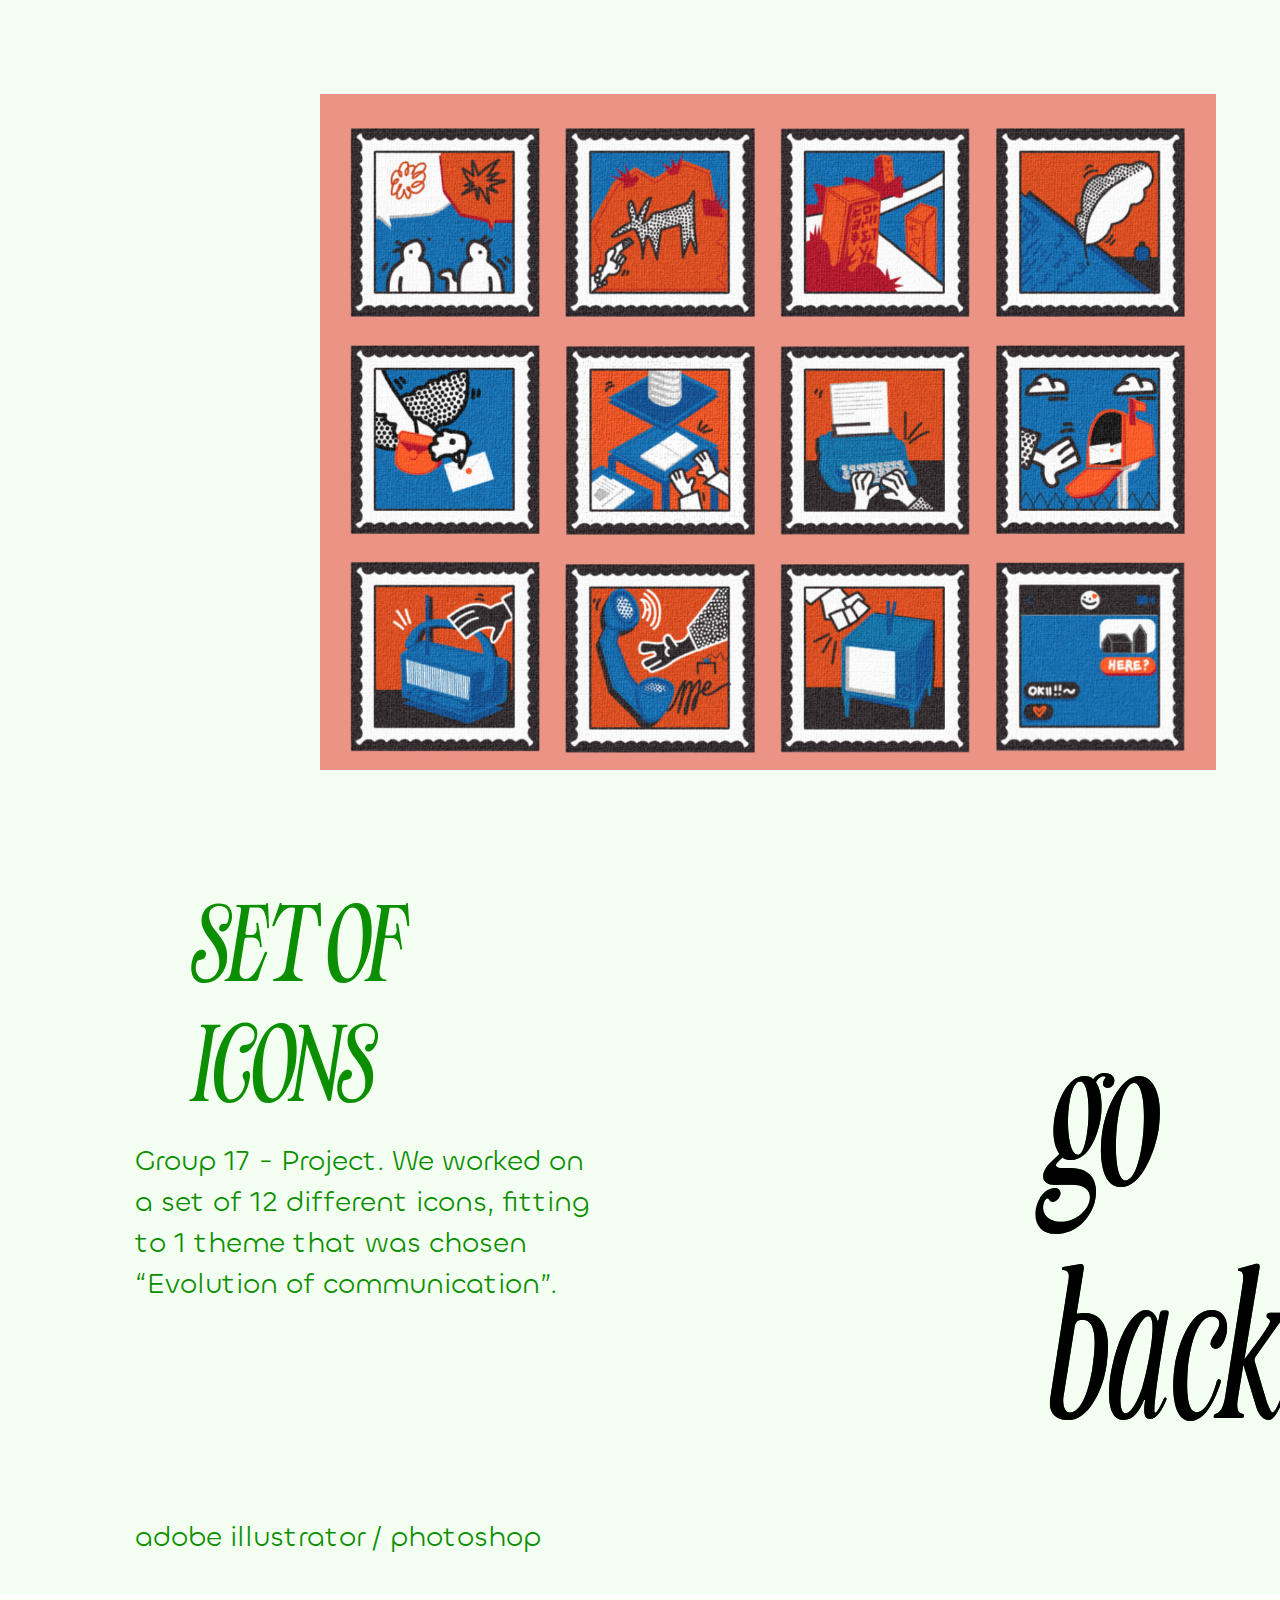
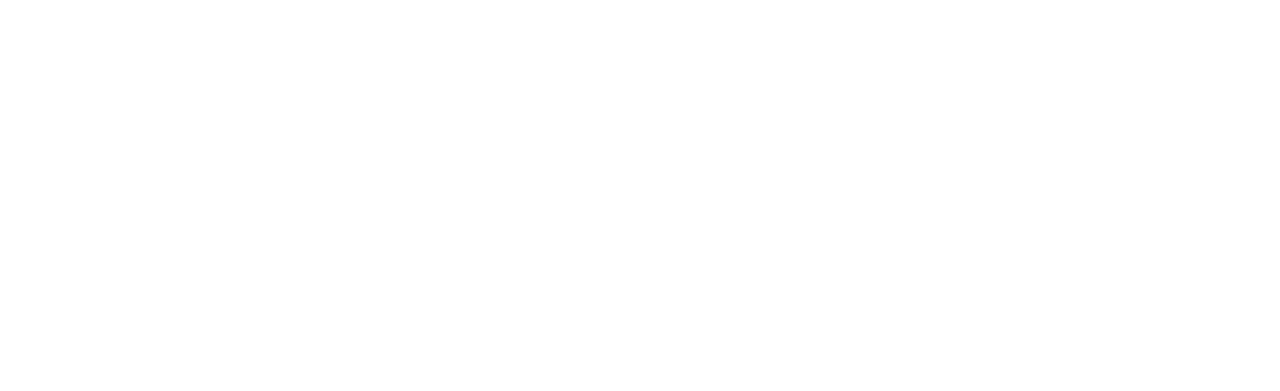
<file: web/a1done.html>
<!DOCTYPE html>
<html>
<head>
  	<meta charset="utf-8">
  	<meta name="viewport" content="initial-scale=1, width=device-width">
  	
  	<link rel="stylesheet"  href="extra.css" />
  	
  	
  	
</head>
<body>
  	
  	<div class="a1icons">
    		<i class="set-of-icons-container">
      			<p class="set-of">SET OF </p>
      			<p class="set-of">ICONS</p>
    		</i>
    		<div class="group-17-">Group 17 - Project. We worked on a set of 12 different icons, fitting to 1 theme that was chosen “Evolution of communication”.</div>
    		<div class="adobe-illustrator">adobe illustrator / photoshop</div>
    		<div class="showcase">
      			<img class="a1done-1-icon" alt="" src="./pic/a1done.jpg">
      			
    		</div>
    		<a class="go-back-s" href="work.html">go back.</a>
  	</div>
  	
  	
  	
  	
</body>
</html>
</file>
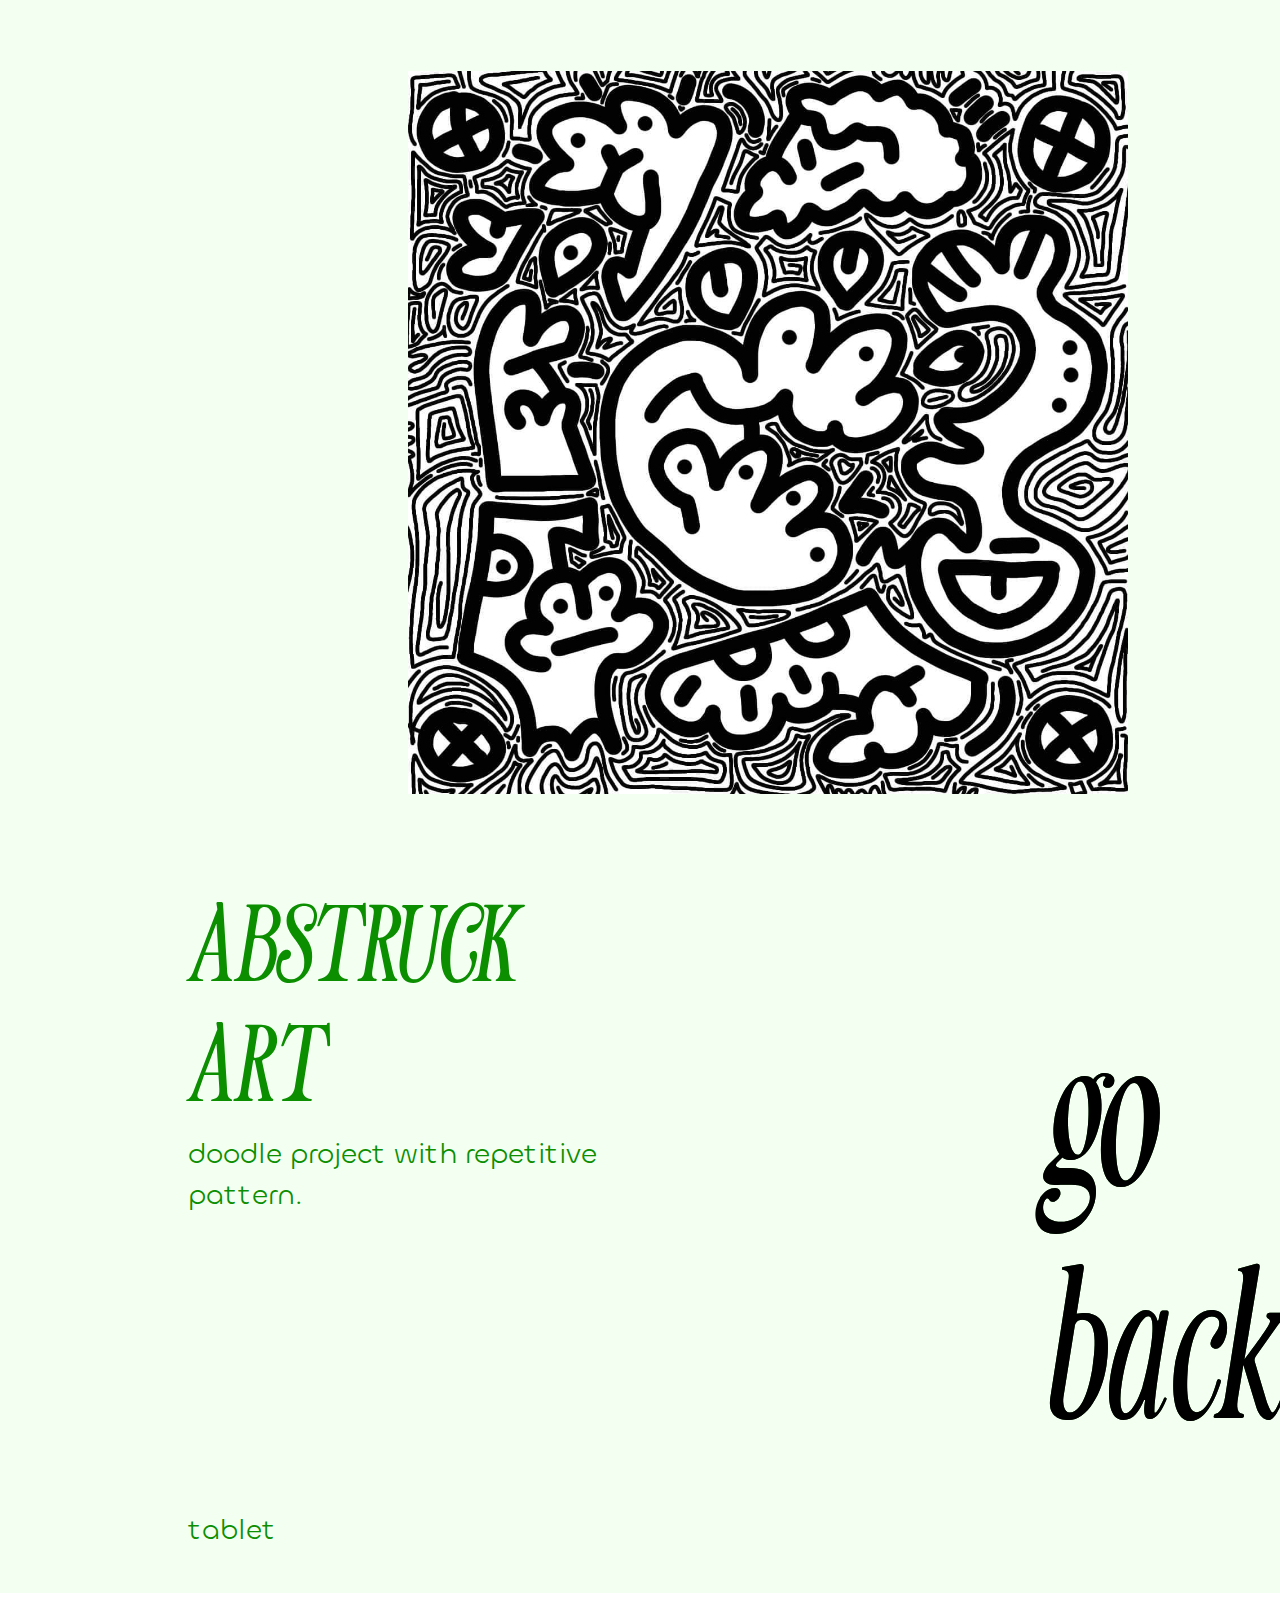
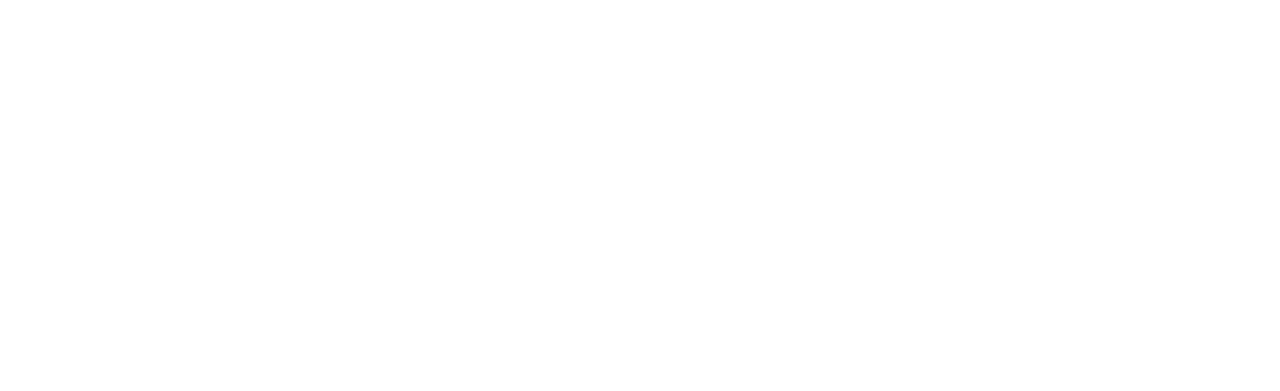
<file: web/abs.html>
<!DOCTYPE html>
<html>
<head>
  	<meta charset="utf-8">
  	<meta name="viewport" content="initial-scale=1, width=device-width">
  	
  	<link rel="stylesheet"  href="extra.css" />
  	
  	
  	
</head>
<body>
  	
  	<div class="huh">
    		<i class="abstruck-art">
      			<p class="abstruck">ABSTRUCK</p>
      			<p class="abstruck">ART</p>
    		</i>
    		<div class="doodle-project-with">doodle project with repetitive pattern. </div>
    		<div class="tablet">tablet</div>
    		<div class="showcase">
      			<img class="dood6-1-icon" alt="" src="./pic/dood6.JPG">
      			
    		</div>
            <a class="go-back-s" href="work.html">go back.</a>
  	</div>
  	
  	
  	
  	
</body>
</html>
</file>
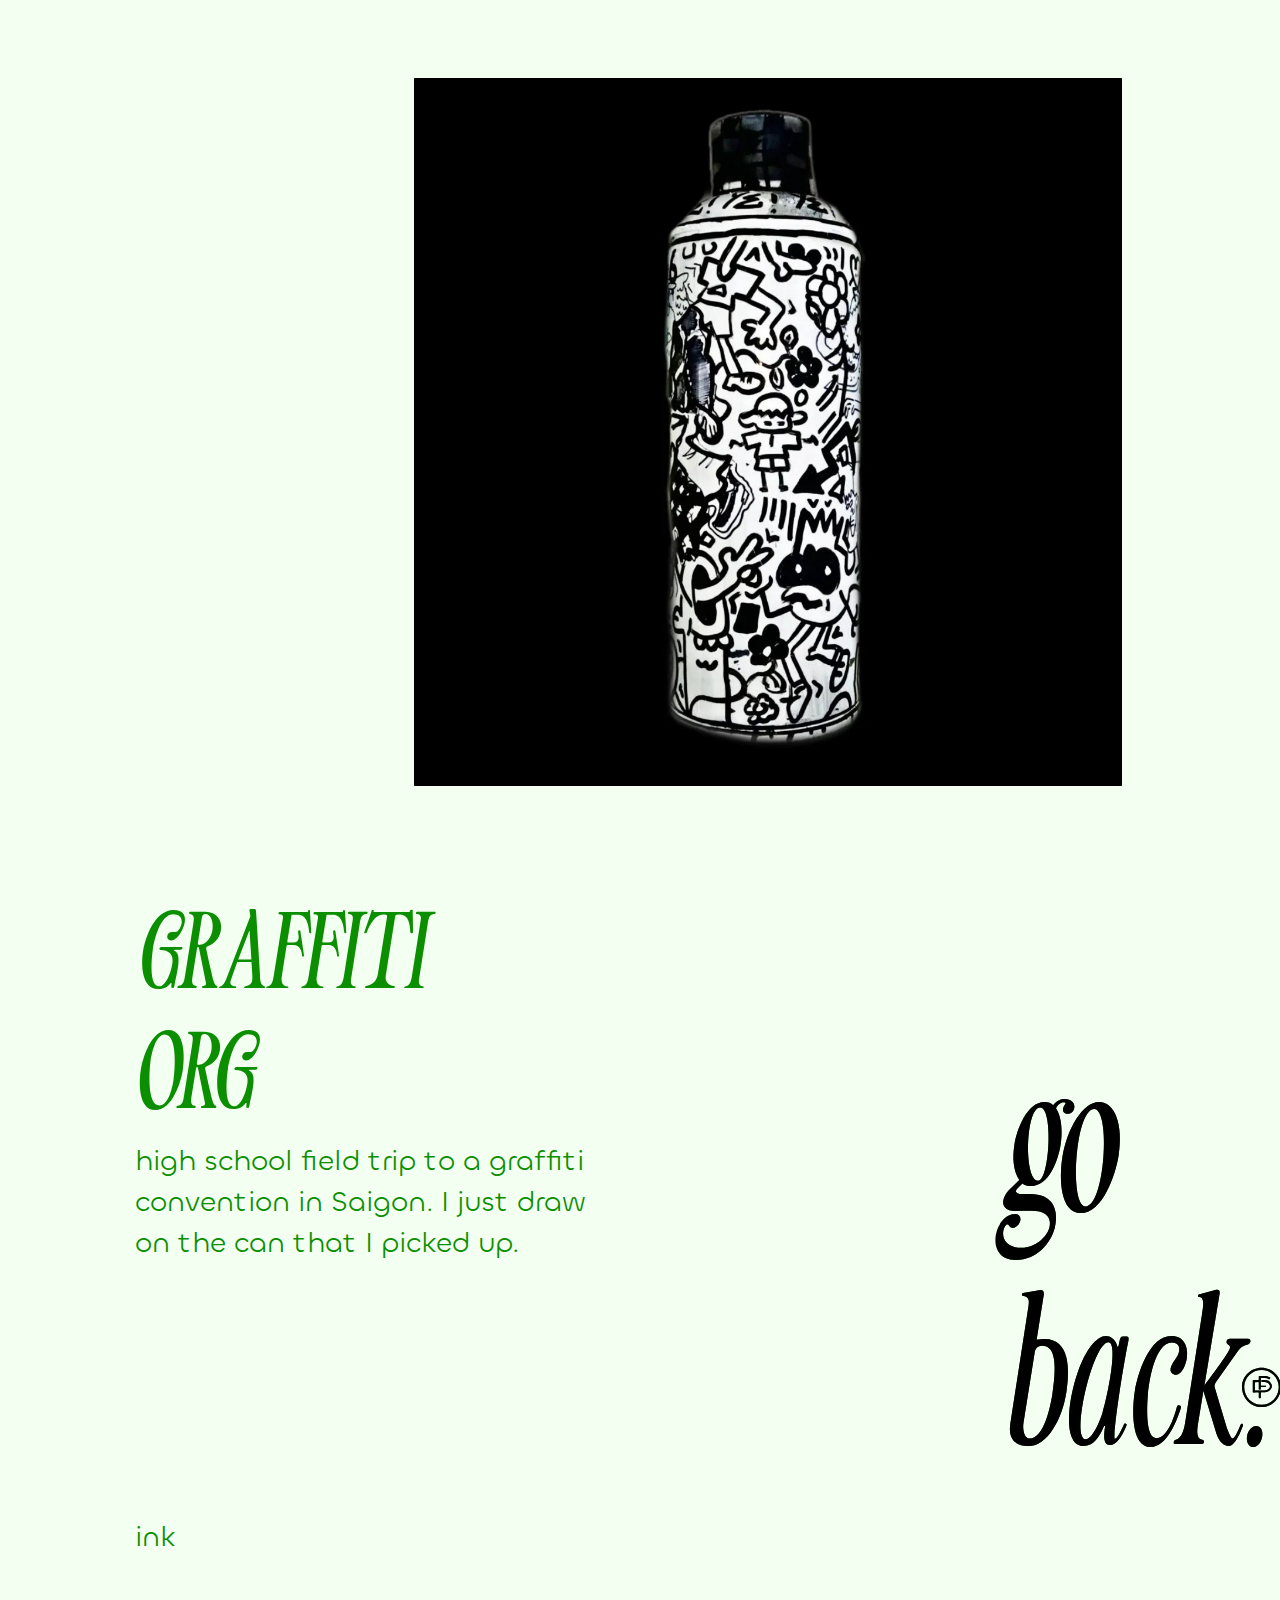
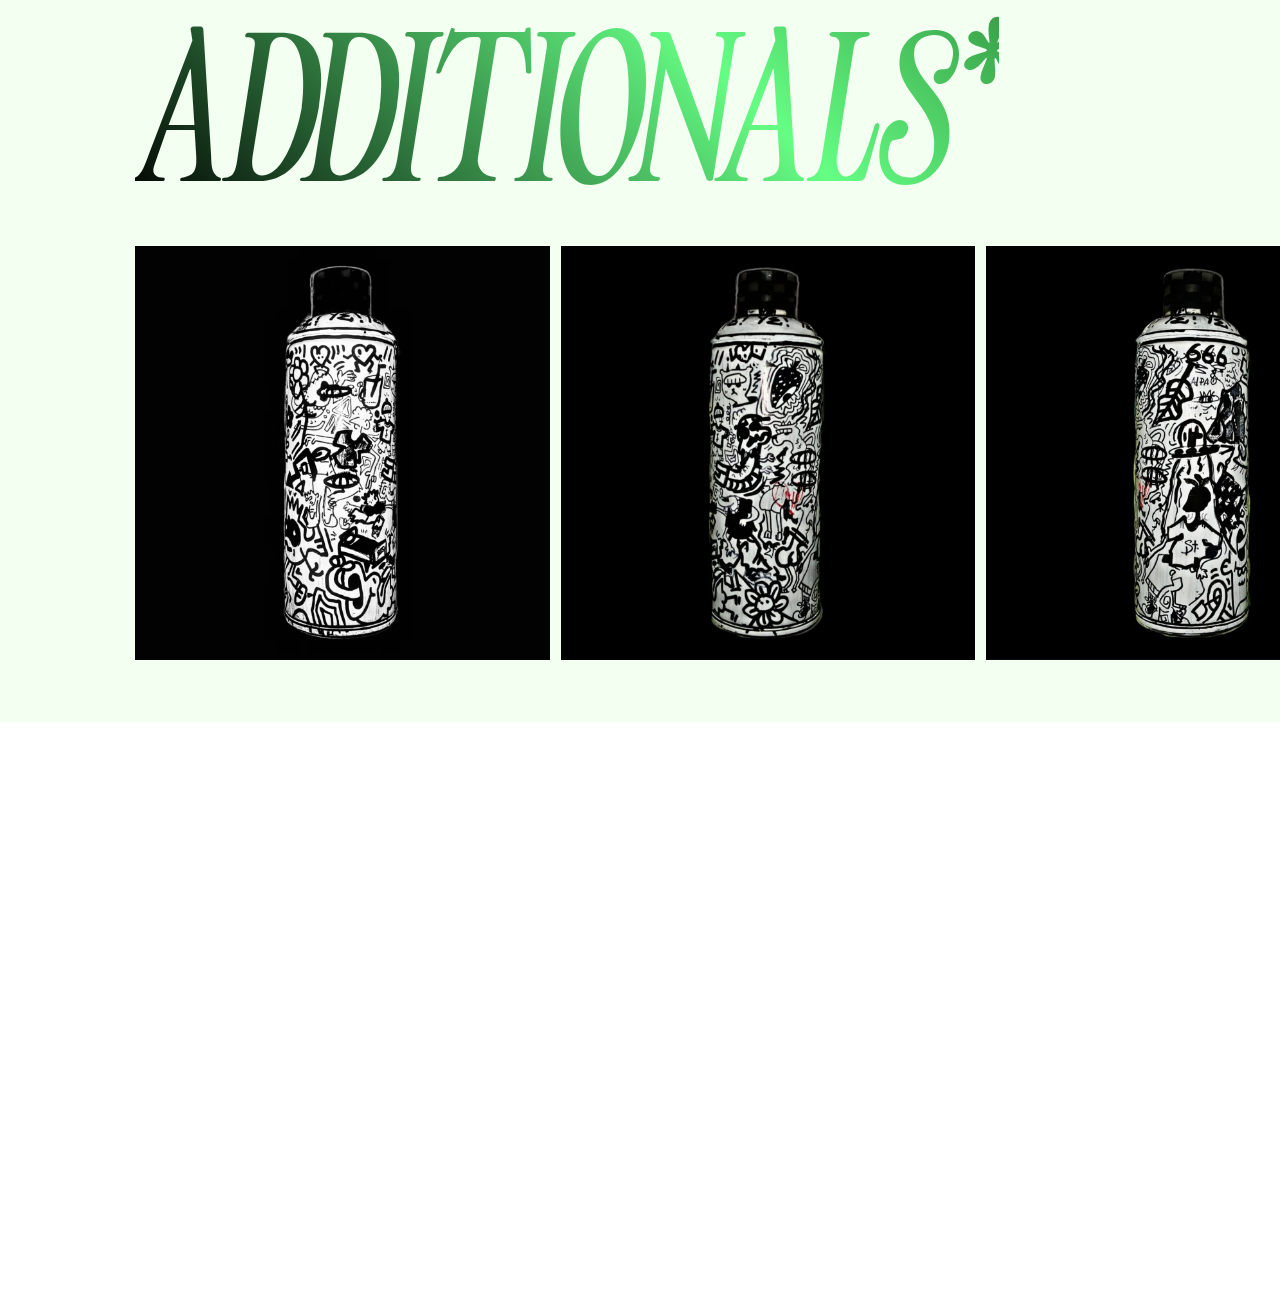
<file: web/can.html>
<!DOCTYPE html>
<html>
<head>
  	<meta charset="utf-8">
  	<meta name="viewport" content="initial-scale=1, width=device-width">
  	
  	<link rel="stylesheet"  href="extra.css" />
  	
  	
  	
</head>
<body>
  	
  	<div class="can">
    		<i class="additionals">ADDITIONALS*</i>
    		<a class="go-back" href="work.html">go back.</a>
    		<div class="knowyourworthphoto-1">
    		</div>
    		<i class="graffiti-org">
      			<p class="graffiti">GRAFFITI</p>
      			<p class="graffiti">ORG</p>
    		</i>
    		<div class="high-school-field">high school field trip to a graffiti convention in Saigon. I just draw on the can that I picked up.</div>
    		<div class="ink">ink</div>
    		<div class="showcase">
      			<img class="can1-1-icon" alt="" src="./pic/can1.jpg">
      			
    		</div>
    		<img class="can2-1-icon" alt="" src="./pic/can2.jpg">
    		
    		<img class="can4-1-icon" alt="" src="./pic/can4.jpg">
    		
    		<img class="can3-1-icon" alt="" src="./pic/can3.jpg">
    		
  	</div>
  	
  	
  	
  	
</body>
</html>
</file>
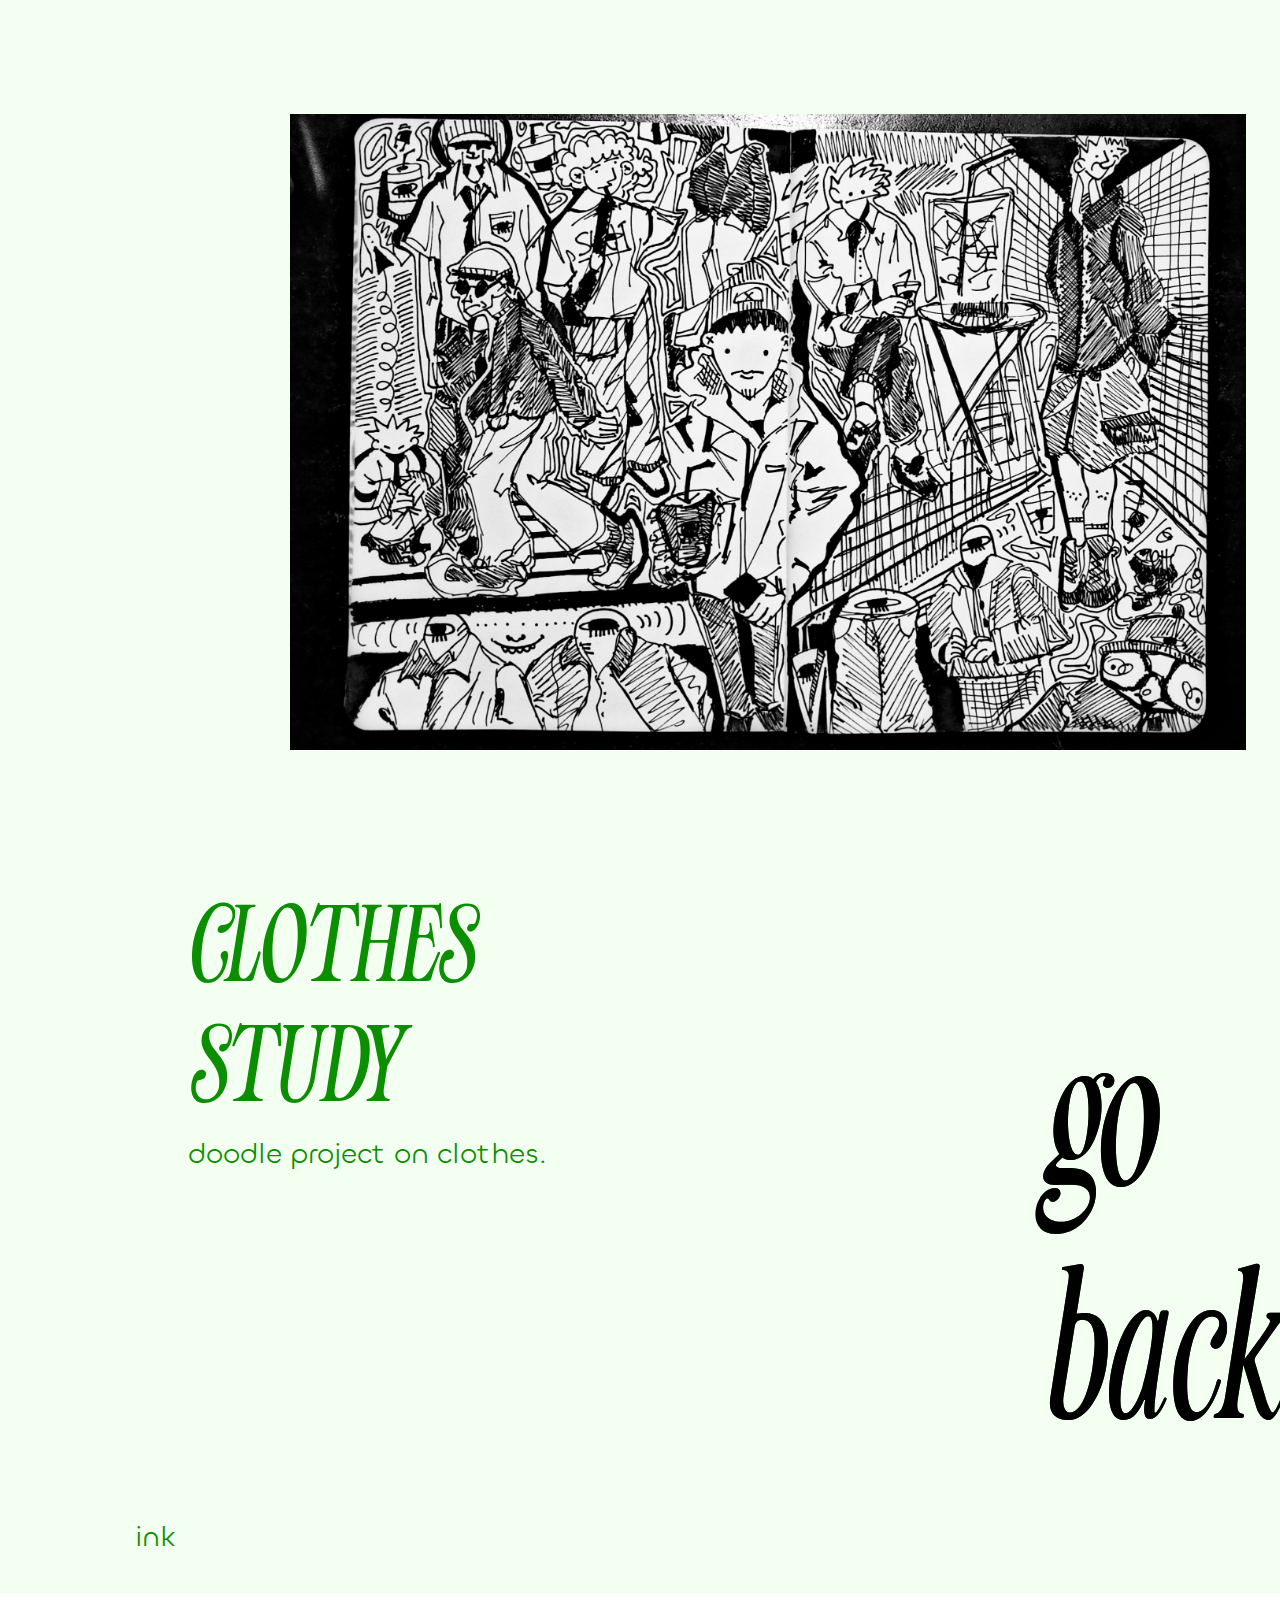
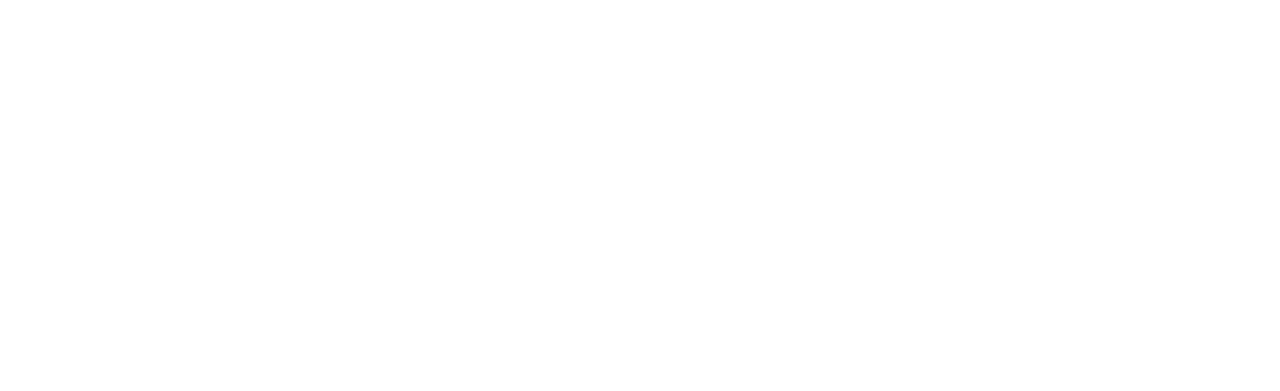
<file: web/clothes.html>
<!DOCTYPE html>
<html>
<head>
  	<meta charset="utf-8">
  	<meta name="viewport" content="initial-scale=1, width=device-width">
  	
  	<link rel="stylesheet"  href="extra.css" />
  	
  	
  	
</head>
<body>
  	
  	<div class="clothes">
    		<i class="clothes-study">
      			<p class="study">CLOTHES</p>
      			<p class="study">STUDY</p>
    		</i>
    		<div class="doodle-project-on">doodle project on clothes.</div>
    		<div class="ink">ink</div>
    		<div class="showcase">
      			<img class="dood4-1-icon" alt="" src="./pic/dood4.JPG">
      			
    		</div>
            <a class="go-back-s" href="work.html">go back.</a>
  	</div>
  	
  	
  	
  	
</body>
</html>
</file>
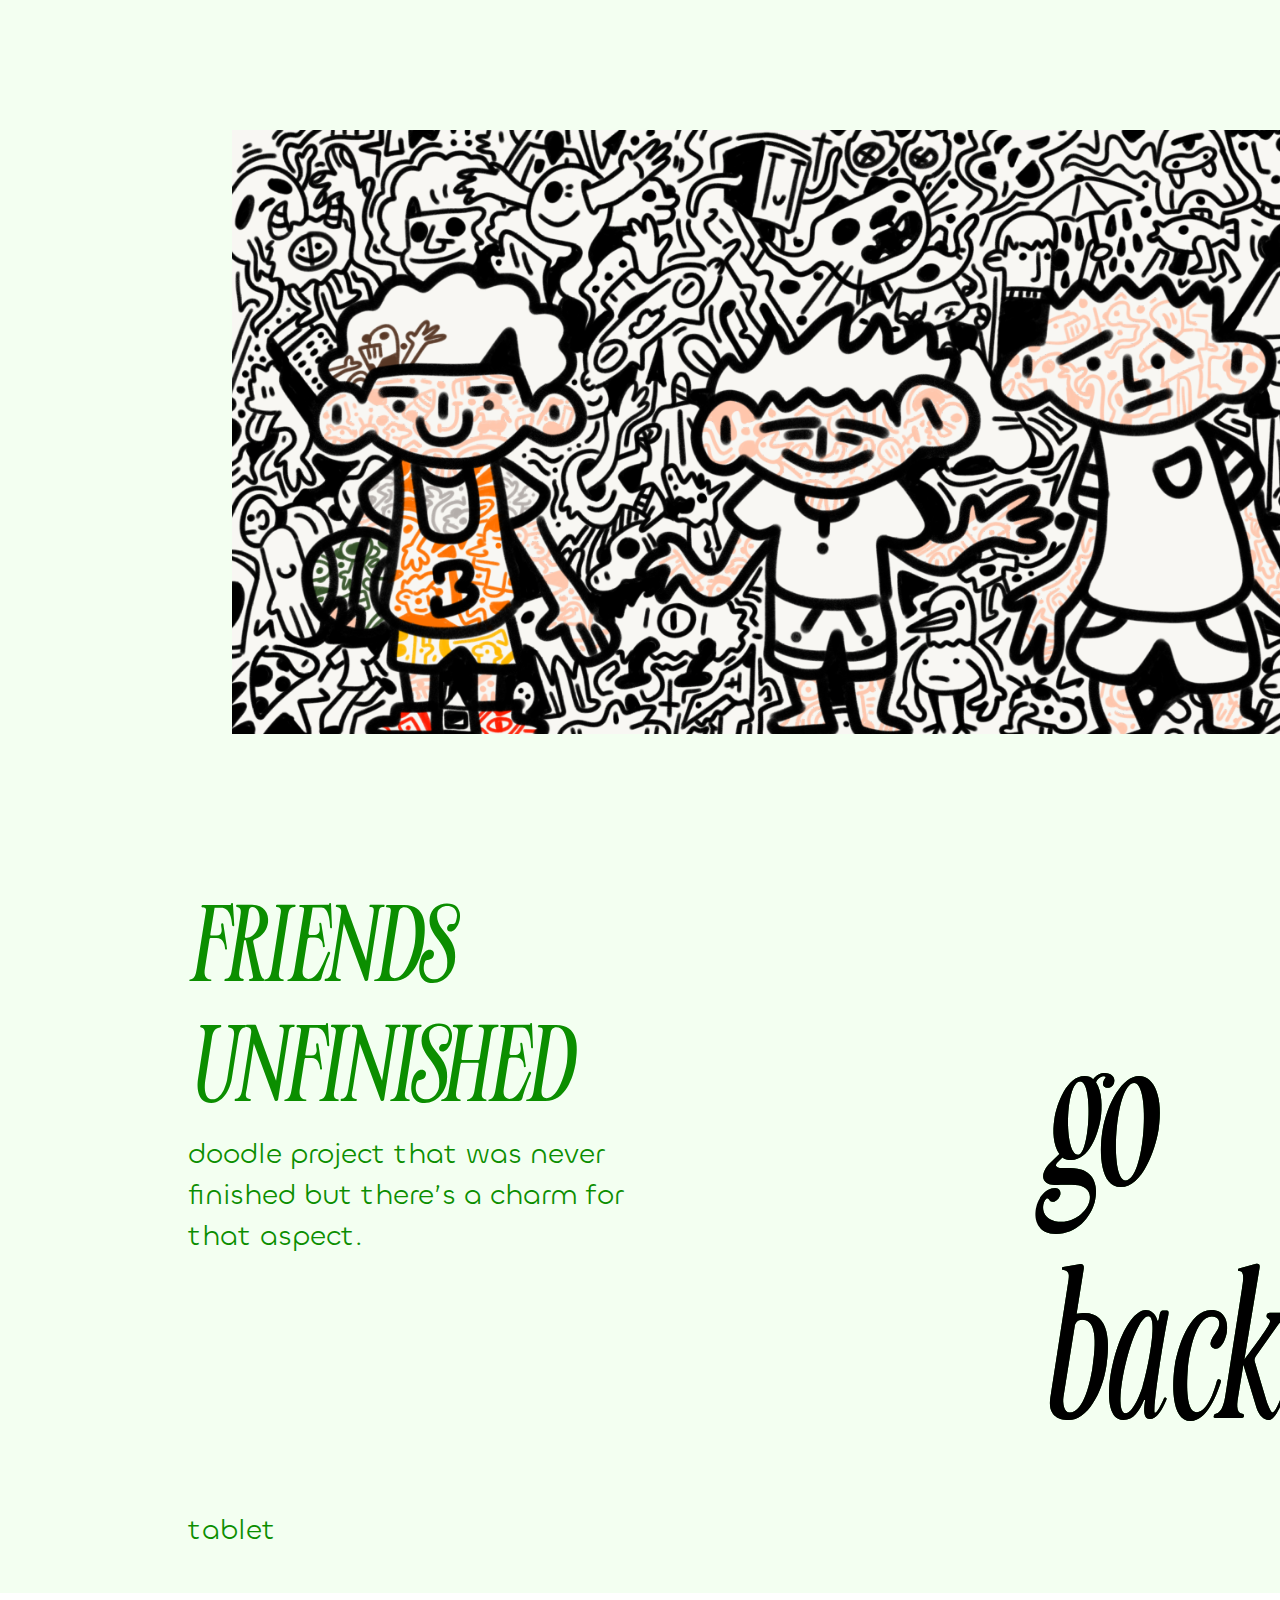
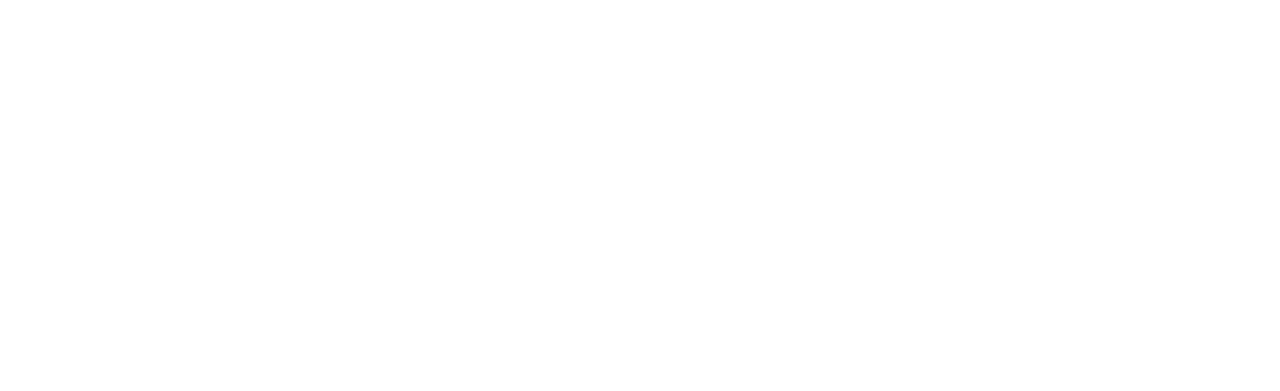
<file: web/friends.html>
<!DOCTYPE html>
<html>
<head>
  	<meta charset="utf-8">
  	<meta name="viewport" content="initial-scale=1, width=device-width">
  	
  	<link rel="stylesheet"  href="extra.css" />
  	
  	
  	
</head>
<body>
  	
  	<div class="friends">
    		<i class="friends-unfinished">
      			<p class="unfinished">FRIENDS</p>
      			<p class="unfinished">UNFINISHED</p>
    		</i>
    		<div class="doodle-project-that">doodle project that was never finished but there’s a charm for that aspect.</div>
    		<div class="tablet">tablet</div>
    		<div class="showcase">
      			<img class="dood8-1-icon" alt="" src="./pic/dood8.PNG">
      			
    		</div>
            <a class="go-back-s" href="work.html">go back.</a>
  	</div>
  	
  	
  	
  	
</body>
</html>
</file>
<file: web/extra.css>
html {
    font-size: 100%;
    scroll-behavior: smooth;
    zoom: 80%;
}

@font-face {
    font-family: 'Trovical Calm Free';
    src: url(./fonts/TrovicalCalmFreeItalic-aYAZx.otf);
}

@font-face {
    font-family: 'Chillax Variable' ;
    src: url(./fonts/Chillax-Variable.ttf);
}

body { 
    margin: 0;
}

.additionals {
    position: absolute;
    top: 2014px;
    left: 169px;
    background-clip: text;
    -webkit-background-clip: text;
    color: transparent;
    background-image:linear-gradient(45deg,black,black,rgb(101, 254, 132),#053301,#084e02,#0a6701,#0b8e00);
    background-size: 400% 400%;
    animation: animate 3s ease infinite;
}
.go-back {
    position: absolute;
    top: 1300px;
    left: 1250px;
    background-clip: text;
    -webkit-background-clip: text;
    color: black;
    background-image:linear-gradient(45deg,black,black,rgb(101, 254, 132),#053301,#084e02,#0a6701,#0b8e00);
    background-size: 400% 400%;
    animation: animate 3s ease infinite;
}

.go-back:hover{
    color: transparent;
}
.knowyourworth1-1-icon {
    position: absolute;
    top: 2307px;
    left: 169px;
    width: 763px;
    height: 763px;
    object-fit: cover;
}
.knowyourworthphoto-1-icon {
    position: absolute;
    top: 2307px;
    left: 988px;
    width: 763px;
    height: 763px;
    object-fit: cover;
}
.know-your-worth {
    position: absolute;
    top: 1126px;
    left: 169px;
    font-size: 128px;
    display: inline-block;
    width: 623px;
}
.group-project {
    position: absolute;
    top: 1426px;
    left: 169px;
    font-size: 36px;
    font-family: 'Chillax Variable';
    display: inline-block;
    width: 576px;
}
.adobe-illustrator {
    position: absolute;
    top: 1896px;
    left: 169px;
    font-size: 36px;
    font-family: 'Chillax Variable';
    display: inline-block;
    width: 576px;
}
.knowyourworth3-1-icon {
    position: absolute;
    top: 28px;
    left: 447px;
    width: 1025px;
    height: 1025px;
    object-fit: cover;
}
.showcase {
    position: absolute;
    top: 0px;
    left: 0px;
    width: 1920px;
    height: 1080px;
    overflow: hidden;
}
.knowyourworth {
    width: 100%;
    position: relative;
    background-color: #f3fff1;
    height: 3186px;
    overflow: hidden;
    text-align: left;
    font-size: 250px;
    color: #0b8e00;
    font-family: 'Trovical Calm Free';
}

@keyframes animate{
    0%{
        background-position: 0 0;
    }
    25%{
        background-position: 100% 0;
    }
    50%{
        background-position: 100% 100%;
    }
    75%{
        background-position: 0 100%;
    }
    100%{
        background-position: 0 0;
    }
}

a:link { 
    text-decoration: none; 
  } 
  a:visited { 
    text-decoration: none; 
  } 
  a:hover { 
    text-decoration: none; 
  } 
  a:active { 
    text-decoration: none; 
  }

  .beuter-doodle {
    position: absolute;
    top: 1118px;
    left: 235px;
    font-size: 128px;
    display: inline-block;
    width: 623px;
}
.doodle-project-ive {
    position: absolute;
    top: 1418px;
    left: 235px;
    font-family: 'Chillax Variable';
    display: inline-block;
    width: 576px;
}
.ink {
    position: absolute;
    top: 1888px;
    left: 235px;
    font-family: 'Chillax Variable';
    display: inline-block;
    width: 576px;
}
.dood2-1-icon {
    position: absolute;
    top: 52px;
    left: 617px;
    width: 685px;
    height: 976px;
    object-fit: cover;
 }
 
.showcase {
    position: absolute;
    top: 0px;
    left: 0px;
    width: 1920px;
    height: 1080px;
    overflow: hidden;
}
.beuterdood {
    width: 100%;
    position: relative;
    background-color: #f3fff1;
    height: 1991px;
    overflow: hidden;
    text-align: left;
    font-size: 36px;
    color: #0b8e00;
    font-family: 'Trovical Calm Free';
}

.go-back-s {
    position: absolute;
    top: 1268px;
    left: 1300px;
    font-size: 250px;
    background-clip: text;
    -webkit-background-clip: text;
    color: black;
    background-image:linear-gradient(45deg,black,black,rgb(101, 254, 132),#053301,#084e02,#0a6701,#0b8e00);
    background-size: 400% 400%;
    animation: animate 3s ease infinite;
    }

.go-back-s:hover{
    color: transparent;
}

.set-of {
    margin: 0;
}
.set-of-icons-container {
    position: absolute;
    top: 1118px;
    left: 235px;
    font-size: 128px;
    display: inline-block;
    width: 623px;
}
.group-17- {
    position: absolute;
    top: 1418px;
    left: 235px;
    font-family: 'Chillax Variable';
    display: inline-block;
    width: 576px;
}
.adobe-illustrator {
    position: absolute;
    top: 1888px;
    left: 235px;
    font-family: 'Chillax Variable';
    display: inline-block;
    width: 576px;
}

.a1done-1-icon {
    position: absolute;
    top: 117px;
    left: 400px;
    width: 1120px;
    height: 846px;
    object-fit: cover;
}

.showcase {
    position: absolute;
    top: 0px;
    left: 0px;
    width: 1920px;
    height: 1080px;
    overflow: hidden;
}

.a1icons {
    width: 100%;
    position: relative;
    background-color: #f3fff1;
    height: 1991px;
    overflow: hidden;
    text-align: left;
    font-size: 36px;
    color: #0b8e00;
    font-family: 'Trovical Calm Free';
}

.study {
    margin: 0;
}
.clothes-study {
    position: absolute;
    top: 1118px;
    left: 235px;
    font-size: 128px;
    display: inline-block;
    width: 623px;
}
.doodle-project-on {
    position: absolute;
    top: 1418px;
    left: 235px;
    font-family: 'Chillax Variable';
    display: inline-block;
    width: 576px;
}
.ink {
    position: absolute;
    top: 1888px;
    left: 235px;
    font-family: 'Chillax Variable';
    display: inline-block;
    width: 576px;
}
.dood4-1-icon {
    position: absolute;
    top: 143px;
    left: 362px;
    width: 1195px;
    height: 794px;
    object-fit: cover;
}
.showcase {
    position: absolute;
    top: 0px;
    left: 0px;
    width: 1920px;
    height: 1080px;
    overflow: hidden;
}

.clothes {
    width: 100%;
    position: relative;
    background-color: #f3fff1;
    height: 1991px;
    overflow: hidden;
    text-align: left;
    font-size: 36px;
    color: #0b8e00;
    font-family: 'Trovical Calm Free';
}

.pop-team {
    margin: 0;
}
.pop-team-epic-container {
    position: absolute;
    top: 1118px;
    left: 235px;
    font-size: 128px;
    display: inline-block;
    width: 623px;
}
.random-thing-i {
    position: absolute;
    top: 1418px;
    left: 235px;
    font-family: 'Chillax Variable';
    display: inline-block;
    width: 576px;
}
.adobe-photoshop {
    position: absolute;
    top: 1888px;
    left: 235px;
    font-family: 'Chillax Variable';
    display: inline-block;
    width: 576px;
}
.perso5-1-icon {
    position: absolute;
    top: 34px;
    left: 676px;
    width: 568px;
    height: 1012px;
    object-fit: cover;
}
.showcase {
    position: absolute;
    top: 0px;
    left: 0px;
    width: 1920px;
    height: 1080px;
    overflow: hidden;
}

.pte {
    width: 100%;
    position: relative;
    background-color: #f3fff1;
    height: 1991px;
    overflow: hidden;
    text-align: left;
    font-size: 36px;
    color: #0b8e00;
    font-family: 'Trovical Calm Free';
}

.convention {
    margin: 0;
}
.handle-convention {
    position: absolute;
    top: 1126px;
    left: 169px;
    font-size: 128px;
    display: inline-block;
    width: 623px;
}
.group-17- {
    position: absolute;
    top: 1426px;
    left: 169px;
    font-size: 36px;
    font-family: 'Chillax Variable';
    display: inline-block;
    width: 576px;
}
.adobe-illustrator {
    position: absolute;
    top: 1896px;
    left: 169px;
    font-size: 36px;
    font-family: 'Chillax Variable';
    display: inline-block;
    width: 673px;
}
.a3ss-1-icon {
    position: absolute;
    top: 82px;
    left: 315px;
    width: 1290px;
    height: 917px;
    object-fit: cover;
}
.showcase {
    position: absolute;
    top: 0px;
    left: 0px;
    width: 1920px;
    height: 1080px;
    overflow: hidden;
}
.ssa3-2-1-icon {
    position: absolute;
    top: 2283px;
    left: 169px;
    width: 1224px;
    height: 733px;
    object-fit: cover;
}
.ssa3-3-1-icon {
    position: absolute;
    top: 3062px;
    left: 526px;
    width: 1224px;
    height: 729px;
    object-fit: cover;
}
.handle {
    width: 100%;
    position: relative;
    background-color: #f3fff1;
    height: 3872px;
    overflow: hidden;
    text-align: left;
    font-size: 250px;
    color: #0b8e00;
    font-family: 'Trovical Calm Free';
}

.graffiti {
    margin: 0;
}
.graffiti-org {
    position: absolute;
    top: 1126px;
    left: 169px;
    font-size: 128px;
    display: inline-block;
    width: 623px;
}
.high-school-field {
    position: absolute;
    top: 1426px;
    left: 169px;
    font-size: 36px;
    font-family: 'Chillax Variable';
    display: inline-block;
    width: 576px;
}
.ink {
    position: absolute;
    top: 1896px;
    left: 169px;
    font-size: 36px;
    font-family: 'Chillax Variable';
    display: inline-block;
    width: 576px;
}
.can1-1-icon {
    position: absolute;
    top: 98px;
    left: 518px;
    width: 884px;
    height: 884px;
    object-fit: cover;
}
.showcase {
    position: absolute;
    top: 0px;
    left: 0px;
    width: 1920px;
    height: 1080px;
    overflow: hidden;
}
.can2-1-icon {
    position: absolute;
    top: 2307px;
    left: 169px;
    width: 518px;
    height: 518px;
    object-fit: cover;
}
.can4-1-icon {
    position: absolute;
    top: 2307px;
    left: 1233px;
    width: 518px;
    height: 518px;
    object-fit: cover;
}
.can3-1-icon {
    position: absolute;
    top: 2307px;
    left: 701px;
    width: 518px;
    height: 518px;
    object-fit: cover;
}
.can {
    width: 100%;
    position: relative;
    background-color: #f3fff1;
    height: 2903px;
    overflow: hidden;
    text-align: left;
    font-size: 250px;
    color: #0b8e00;
    font-family: 'Trovical Calm Free';
}

.self-portrait-video {
    position: absolute;
    top: 1126px;
    left: 169px;
    font-size: 128px;
    display: inline-block;
    width: 623px;
}
.group-ctrl- {
    position: absolute;
    top: 1426px;
    left: 169px;
    font-size: 36px;
    font-family: 'Chillax Variable';
    display: inline-block;
    width: 576px;
}
.davinci-filming {
    position: absolute;
    top: 1896px;
    left: 169px;
    font-size: 36px;
    font-family: 'Chillax Variable';
    display: inline-block;
    width: 576px;
}
.vidss-1-icon {
    position: absolute;
    top: 193px;
    left: 226px;
    width: 1467px;
    height: 694px;
    object-fit: cover;
}
.showcase {
    position: absolute;
    top: 0px;
    left: 0px;
    width: 1920px;
    height: 1080px;
    overflow: hidden;
}
.ssvid3-1-icon {
    position: absolute;
    top: 3063px;
    left: 137px;
    width: 1613px;
    height: 731px;
    object-fit: cover;
}
.ssvid2-1-icon {
    position: absolute;
    top: 2265px;
    left: 137px;
    width: 1630px;
    height: 733px;
    object-fit: cover;
}
.vid {
    width: 100%;
    position: relative;
    background-color: #f3fff1;
    height: 3901px;
    overflow: hidden;
    text-align: left;
    font-size: 250px;
    color: #0b8e00;
    font-family: 'Trovical Calm Free';
}

.abstruck {
    margin: 0;
}
.abstruck-art {
    position: absolute;
    top: 1118px;
    left: 235px;
    font-size: 128px;
    display: inline-block;
    width: 623px;
}
.doodle-project-with {
    position: absolute;
    top: 1418px;
    left: 235px;
    font-family: 'Chillax Variable';
    display: inline-block;
    width: 576px;
}
.tablet {
    position: absolute;
    top: 1888px;
    left: 235px;
    font-family: 'Chillax Variable';
    display: inline-block;
    width: 576px;
}
.dood6-1-icon {
    position: absolute;
    top: 89px;
    left: 510px;
    width: 900px;
    height: 903px;
    object-fit: cover;
}
.showcase {
    position: absolute;
    top: 0px;
    left: 0px;
    width: 1920px;
    height: 1080px;
    overflow: hidden;
}

.huh {
    width: 100%;
    position: relative;
    background-color: #f3fff1;
    height: 1991px;
    overflow: hidden;
    text-align: left;
    font-size: 36px;
    color: #0b8e00;
    font-family: 'Trovical Calm Free';
}

.pssy-pickle {
    position: absolute;
    top: 1118px;
    left: 235px;
    font-size: 128px;
    display: inline-block;
    width: 623px;
}
.doodle-project-where {
    position: absolute;
    top: 1418px;
    left: 235px;
    font-family: 'Chillax Variable';
    display: inline-block;
    width: 576px;
}
.tablet {
    position: absolute;
    top: 1888px;
    left: 235px;
    font-family: 'Chillax Variable';
    display: inline-block;
    width: 576px;
}
.dood7-1-icon {
    position: absolute;
    top: 77px;
    left: 497px;
    width: 926px;
    height: 926px;
    object-fit: cover;
}
.showcase {
    position: absolute;
    top: 0px;
    left: 0px;
    width: 1920px;
    height: 1080px;
    overflow: hidden;
}

.ppp {
    width: 100%;
    position: relative;
    background-color: #f3fff1;
    height: 1991px;
    overflow: hidden;
    text-align: left;
    font-size: 36px;
    color: #0b8e00;
    font-family: 'Trovical Calm Free';
}

.unfinished {
    margin: 0;
}
.friends-unfinished {
    position: absolute;
    top: 1118px;
    left: 235px;
    font-size: 128px;
    display: inline-block;
    width: 623px;
}
.doodle-project-that {
    position: absolute;
    top: 1418px;
    left: 235px;
    font-family: 'Chillax Variable';
    display: inline-block;
    width: 576px;
}
.tablet {
    position: absolute;
    top: 1888px;
    left: 235px;
    font-family: 'Chillax Variable';
    display: inline-block;
    width: 576px;
}
.dood8-1-icon {
    position: absolute;
    top: 163px;
    left: 290px;
    width: 1340px;
    height: 754px;
    object-fit: cover;
}
.showcase {
    position: absolute;
    top: 0px;
    left: 0px;
    width: 1920px;
    height: 1080px;
    overflow: hidden;
}

.friends {
    width: 100%;
    position: relative;
    background-color: #f3fff1;
    height: 1991px;
    overflow: hidden;
    text-align: left;
    font-size: 36px;
    color: #0b8e00;
    font-family: 'Trovical Calm Free';
}

.black-yellow {
    position: absolute;
    top: 1118px;
    left: 235px;
    font-size: 128px;
    display: inline-block;
    width: 623px;
}
.doodle-project-where {
    position: absolute;
    top: 1418px;
    left: 235px;
    font-family: 'Chillax Variable';
    display: inline-block;
    width: 576px;
}
.tablet {
    position: absolute;
    top: 1888px;
    left: 235px;
    font-family: 'Chillax Variable';
    display: inline-block;
    width: 576px;
}
.showcase {
    position: absolute;
    top: 0px;
    left: 0px;
    width: 1920px;
    height: 1080px;
    overflow: hidden;
}

.dood9-1-icon {
    position: absolute;
    top: 135px;
    left: 388px;
    width: 1144px;
    height: 810px;
    object-fit: cover;
}
.yellow {
    width: 100%;
    position: relative;
    background-color: #f3fff1;
    height: 1991px;
    overflow: hidden;
    text-align: left;
    font-size: 36px;
    color: #0b8e00;
    font-family: 'Trovical Calm Free';
}

.random {
    margin: 0;
}
.random-uno {
    position: absolute;
    top: 1118px;
    left: 235px;
    font-size: 128px;
    display: inline-block;
    width: 623px;
}
.idk-why-i {
    position: absolute;
    top: 1418px;
    left: 235px;
    font-family: 'Chillax Variable';
    display: inline-block;
    width: 576px;
}
.tablet {
    position: absolute;
    top: 1888px;
    left: 235px;
    font-family: 'Chillax Variable';
    display: inline-block;
    width: 576px;
}
.knowyourworth3-1 {
    position: absolute;
    top: 28px;
    left: 447px;
    width: 1025px;
    height: 1025px;
}
.dood10-1-icon {
    position: absolute;
    top: 28px;
    left: 657px;
    width: 606px;
    height: 968px;
    object-fit: cover;
}
.showcase {
    position: absolute;
    top: 0px;
    left: 0px;
    width: 1920px;
    height: 1080px;
    overflow: hidden;
}

.heh {
    width: 100%;
    position: relative;
    background-color: #f3fff1;
    height: 1991px;
    overflow: hidden;
    text-align: left;
    font-size: 36px;
    color: #0b8e00;
    font-family: 'Trovical Calm Free';
}

.random {
    margin: 0;
}
.random-dos {
    position: absolute;
    top: 1118px;
    left: 235px;
    font-size: 128px;
    display: inline-block;
    width: 623px;
}
.i-still-dont {
    position: absolute;
    top: 1418px;
    left: 235px;
    font-family: 'Chillax Variable';
    display: inline-block;
    width: 576px;
}
.tablet {
    position: absolute;
    top: 1888px;
    left: 235px;
    font-family: 'Chillax Variable';
    display: inline-block;
    width: 576px;
}
.showcase {
    position: absolute;
    top: 0px;
    left: 0px;
    width: 1920px;
    height: 1080px;
    overflow: hidden;
}

.dood11-1-icon {
    position: absolute;
    top: 42px;
    left: 622px;
    width: 675px;
    height: 996px;
    object-fit: cover;
}
.hah {
    width: 100%;
    position: relative;
    background-color: #f3fff1;
    height: 1991px;
    overflow: hidden;
    text-align: left;
    font-size: 36px;
    color: #0b8e00;
    font-family: 'Trovical Calm Free';
}

.ye {
    margin: 0;
}
.ye-bolin {
    position: absolute;
    top: 1118px;
    left: 235px;
    font-size: 128px;
    display: inline-block;
    width: 623px;
}
.high-school-project {
    position: absolute;
    top: 1418px;
    left: 235px;
    font-family: 'Chillax Variable';
    display: inline-block;
    width: 576px;
}
.adobe-photoshop {
    position: absolute;
    top: 1888px;
    left: 235px;
    font-family: 'Chillax Variable';
    display: inline-block;
    width: 576px;
}
.perso1-1-icon {
    position: absolute;
    top: 101px;
    left: 300px;
    width: 1320px;
    height: 878px;
    object-fit: cover;
}
.showcase {
    position: absolute;
    top: 0px;
    left: 0px;
    width: 1920px;
    height: 1080px;
    overflow: hidden;
}

.liubolin {
    width: 100%;
    position: relative;
    background-color: #f3fff1;
    height: 1991px;
    overflow: hidden;
    text-align: left;
    font-size: 36px;
    color: #0b8e00;
    font-family: 'Trovical Calm Free';
}

.summer {
    margin: 0;
}
.summer-feels {
    position: absolute;
    top: 1118px;
    left: 235px;
    font-size: 128px;
    display: inline-block;
    width: 623px;
}
.high-school-project {
    position: absolute;
    top: 1418px;
    left: 235px;
    font-family: 'Chillax Variable';
    display: inline-block;
    width: 576px;
}
.adobe-photoshop {
    position: absolute;
    top: 1888px;
    left: 235px;
    font-family: 'Chillax Variable';
    display: inline-block;
    width: 576px;
}
.perso2-1-icon {
    position: absolute;
    top: 89px;
    left: 573px;
    width: 774px;
    height: 903px;
    object-fit: cover;
}
.showcase {
    position: absolute;
    top: 0px;
    left: 0px;
    width: 1920px;
    height: 1080px;
    overflow: hidden;
}

.smfeel {
    width: 100%;
    position: relative;
    background-color: #f3fff1;
    height: 1991px;
    overflow: hidden;
    text-align: left;
    font-size: 36px;
    color: #0b8e00;
    font-family: 'Trovical Calm Free';
}

.ye {
    margin: 0;
}
.ye-kiet-container {
    position: absolute;
    top: 1118px;
    left: 235px;
    font-size: 128px;
    display: inline-block;
    width: 623px;
}
.photoshop-from-some {
    position: absolute;
    top: 1418px;
    left: 235px;
    font-family: 'Chillax Variable';
    display: inline-block;
    width: 576px;
}
.adobe-photoshop {
    position: absolute;
    top: 1888px;
    left: 235px;
    font-family: 'Chillax Variable';
    display: inline-block;
    width: 576px;
}
.showcase {
    position: absolute;
    top: 0px;
    left: 0px;
    width: 1920px;
    height: 1080px;
    overflow: hidden;
}

.perso3-1-icon {
    position: absolute;
    top: 56px;
    left: 572px;
    width: 775px;
    height: 969px;
    object-fit: cover;
}
.kiet {
    width: 100%;
    position: relative;
    background-color: #f3fff1;
    height: 1991px;
    overflow: hidden;
    text-align: left;
    font-size: 36px;
    color: #0b8e00;
    font-family: 'Trovical Calm Free';
}

.save-the-planet {
    position: absolute;
    top: 1118px;
    left: 235px;
    font-size: 128px;
    display: inline-block;
    width: 623px;
}
.high-school-project {
    margin: 0;
}
.high-school-project-container {
    position: absolute;
    top: 1418px;
    left: 235px;
    font-family: 'Chillax Variable';
    display: inline-block;
    width: 576px;
}
.photo {
    position: absolute;
    top: 1888px;
    left: 235px;
    font-family: 'Chillax Variable';
    display: inline-block;
    width: 576px;
}
.perso4-1-icon {
    position: absolute;
    top: 106px;
    left: 370px;
    width: 1180px;
    height: 869px;
    object-fit: cover;
}
.showcase {
    position: absolute;
    top: 0px;
    left: 0px;
    width: 1920px;
    height: 1080px;
    overflow: hidden;
}

.phto {
    width: 100%;
    position: relative;
    background-color: #f3fff1;
    height: 1991px;
    overflow: hidden;
    text-align: left;
    font-size: 36px;
    color: #0b8e00;
    font-family: 'Trovical Calm Free';
}
</file>
